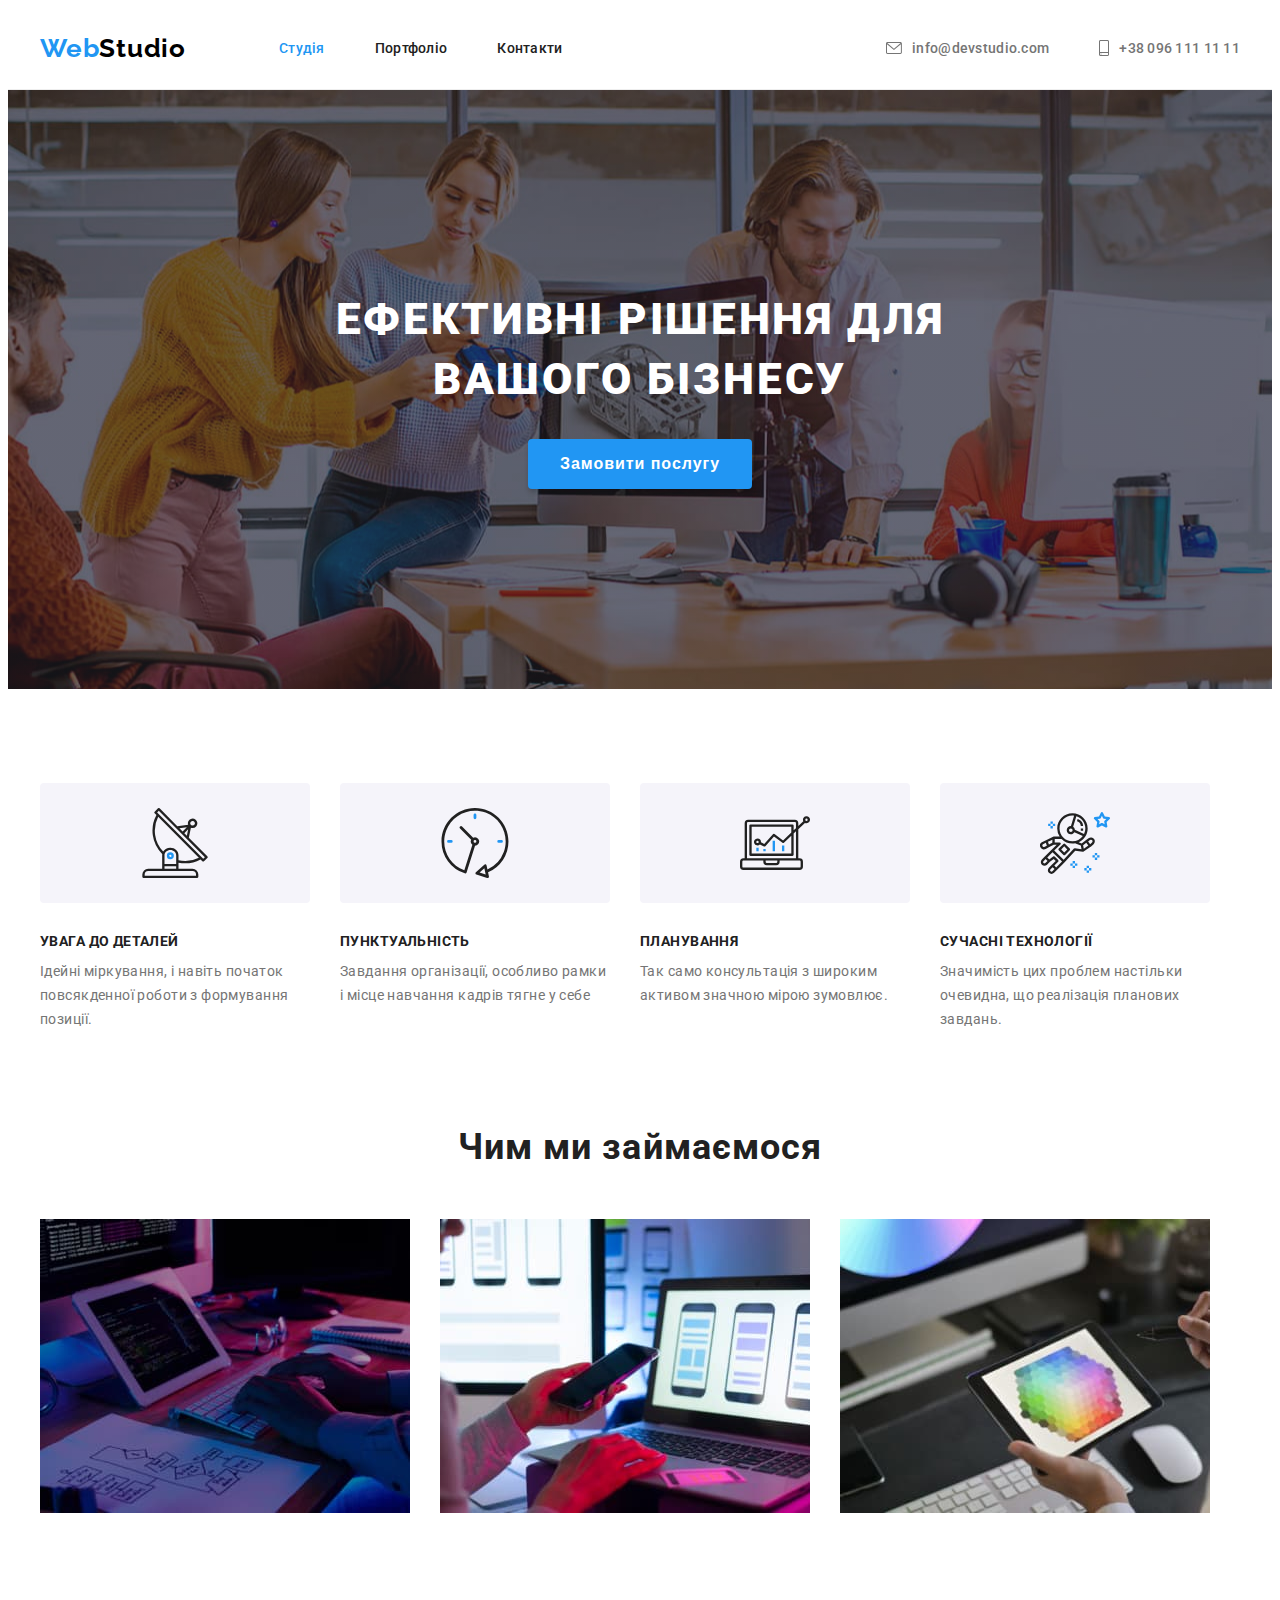
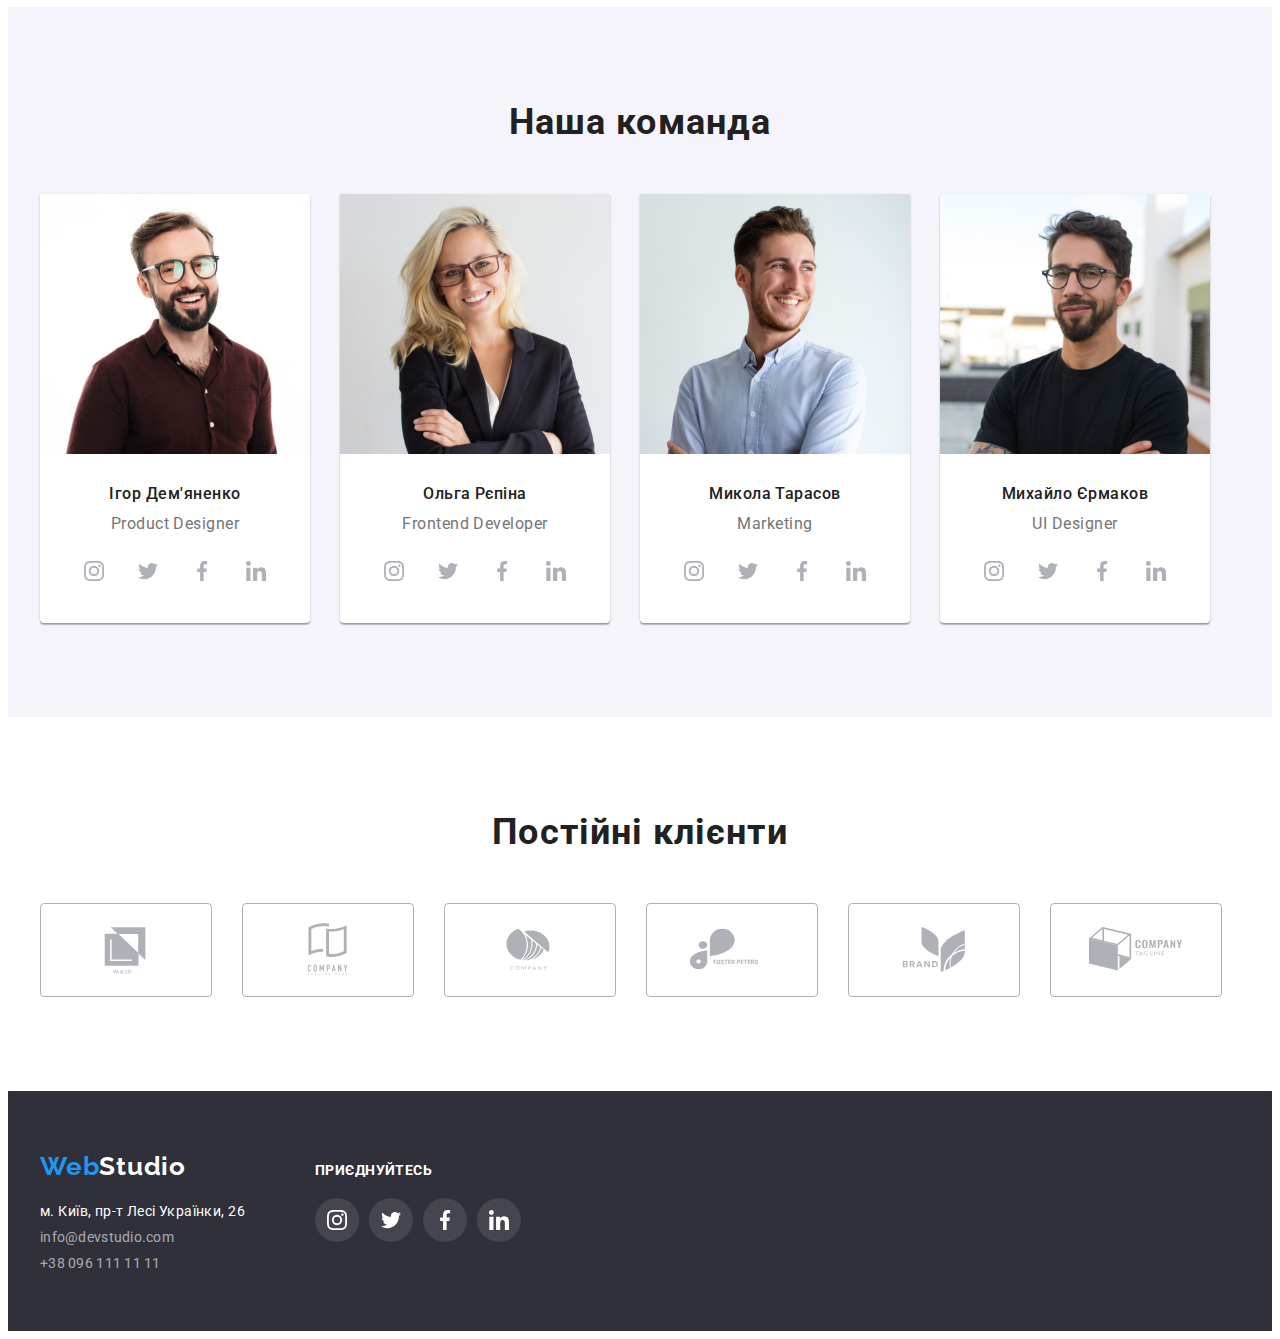
<file: index.html>
<!DOCTYPE html>
<html lang="uk">
  <head>
    <meta charset="UTF-8" />
    <meta http-equiv="X-UA-Compatible" content="IE=edge" />
    <meta name="viewport" content="width=device-width, initial-scale=1.0" />
    <title>WebStudio</title>

    <link rel="preconnect" href="https://fonts.googleapis.com" />
    <link rel="preconnect" href="https://fonts.gstatic.com" crossorigin />
    <link
      href="https://fonts.googleapis.com/css2?family=Raleway:wght@700&family=Roboto:wght@400;500;700;900&display=swap"
      rel="stylesheet"
    />

    <link
      rel="stylesheet"
      href="https://cdnjs.cloudflare.com/ajax/libs/modern-normalize/2.0.0/modern-normalize.min.css"
      integrity="sha512-4xo8blKMVCiXpTaLzQSLSw3KFOVPWhm/TRtuPVc4WG6kUgjH6J03IBuG7JZPkcWMxJ5huwaBpOpnwYElP/m6wg=="
      crossorigin="anonymous"
      referrerpolicy="no-referrer"
    />

    <link rel="stylesheet" href="./css/styles.css" />
  </head>
  <body>
    <!-- Header -->
    <header class="header">
      <div class="container header-container">
        <!-- Header navigation -->
        <a class="link header-logo" href="./index.html"
          >Web<span class="logo-black">Studio</span></a
        >
        <nav class="header-navigations">
          <ul class="list header-links-nav">
            <li class="header-links-item">
              <a class="link header-link active-link" href="./index.html"
                >Студія</a
              >
            </li>
            <li class="header-links-item">
              <a class="link header-link" href="./portfolio.html">Портфоліо</a>
            </li>
            <li class="header-links-item">
              <a class="link header-link" href="#">Контакти</a>
            </li>
          </ul>
        </nav>
        <!-- Header contacts -->
        <ul class="list header-contacts-list">
          <li class="contact-link-item">
            <a class="link contact-link" href="mailto:info@devstudio.com">
              <svg class="contact-icon" width="16" height="12">
                <use href="./images/sprite.svg#icon-envelope"></use>
              </svg>
              info@devstudio.com
            </a>
          </li>
          <li class="contact-link-item">
            <a class="link contact-link" href="tel:+380961111111">
              <svg class="contact-icon" width="10" height="16">
                <use href="./images/sprite.svg#icon-smartphone"></use>
              </svg>
              +38 096 111 11 11
            </a>
          </li>
        </ul>
      </div>
    </header>

    <!-- Main -->
    <main class="main">
      <!-- Hero section -->

      <section class="hero">
        <div class="container">
          <h1 class="hero-title">Ефективні рішення для вашого бізнесу</h1>
          <button class="hero-button" type="button">Замовити послугу</button>
        </div>
      </section>

      <!-- Advantages section -->

      <section class="advantages">
        <div class="container">
          <h2 class="visually-hidden">Наші переваги</h2>
          <ul class="list advantages-list">
            <li class="advantage-item">
              <div class="advantages-icons">
                <svg class="advantage-icon" width="70" height="70">
                  <use href="./images/sprite.svg#icon-antenna"></use>
                </svg>
              </div>
              <h3 class="advantage-title">УВАГА ДО ДЕТАЛЕЙ</h3>
              <p class="advantage-desc">
                Ідейні міркування, і навіть початок повсякденної роботи з
                формування позиції.
              </p>
            </li>
            <li class="advantage-item">
              <div class="advantages-icons">
                <svg class="advantage-icon" width="70" height="70">
                  <use href="./images/sprite.svg#icon-clock"></use>
                </svg>
              </div>
              <h3 class="advantage-title">ПУНКТУАЛЬНІСТЬ</h3>
              <p class="advantage-desc">
                Завдання організації, особливо рамки і місце навчання кадрів
                тягне у себе
              </p>
            </li>
            <li class="advantage-item">
              <div class="advantages-icons">
                <svg class="advantage-icon" width="70" height="70">
                  <use href="./images/sprite.svg#icon-diagram"></use>
                </svg>
              </div>
              <h3 class="advantage-title">ПЛАНУВАННЯ</h3>
              <p class="advantage-desc">
                Так само консультація з широким активом значною мірою зумовлює.
              </p>
            </li>
            <li class="advantage-item">
              <div class="advantages-icons">
                <svg class="advantage-icon" width="70" height="70">
                  <use href="./images/sprite.svg#icon-astronaut"></use>
                </svg>
              </div>
              <h3 class="advantage-title">СУЧАСНІ ТЕХНОЛОГІЇ</h3>
              <p class="advantage-desc">
                Значимість цих проблем настільки очевидна, що реалізація
                планових завдань.
              </p>
            </li>
          </ul>
        </div>
      </section>

      <!-- Skils section -->

      <section class="skils">
        <div class="container">
          <h2 class="skils-title">Чим ми займаємося</h2>
          <ul class="list skils-list">
            <li class="skils-item">
              <img
                src="./images/skils/coding.jpg"
                alt="Кодування"
                width="370"
                height="294"
              />
            </li>
            <li class="skils-item">
              <img
                src="./images/skils/testing.jpg"
                alt="Тестування"
                width="370"
                height="294"
              />
            </li>
            <li class="skils-item">
              <img
                src="./images/skils/desining.jpg"
                alt="Дизайн"
                width="370"
                height="294"
              />
            </li>
          </ul>
        </div>
      </section>

      <!-- Team section -->

      <section class="team">
        <div class="container">
          <h2 class="team-title">Наша команда</h2>
          <ul class="list team-list">
            <li class="team-item">
              <img
                src="./images/team/igor.jpg"
                alt="Ігор Дем'яненко"
                width="270"
                height="260"
              />
              <div class="member-desc">
                <h3 class="team-member">Ігор Дем'яненко</h3>
                <p class="team-member-desc" lang="en">Product Designer</p>

                <ul class="socials list">
                  <li class="social-item">
                    <a
                      class="social-link link"
                      href=""
                      target="_blank"
                      rel="noopener noreferrer"
                      aria-label="Icon Instagram"
                    >
                      <svg class="social-icon" width="20" height="20">
                        <use href="./images/sprite.svg#icon-instagram"></use>
                      </svg>
                    </a>
                  </li>
                  <li class="social-item">
                    <a
                      class="social-link link"
                      href=""
                      target="_blank"
                      rel="noopener noreferrer"
                      aria-label="Icon Twitter"
                    >
                      <svg class="social-icon" width="20" height="20">
                        <use href="./images/sprite.svg#icon-twitter"></use>
                      </svg>
                    </a>
                  </li>
                  <li class="social-item">
                    <a
                      class="social-link link"
                      href=""
                      target="_blank"
                      rel="noopener noreferrer"
                      aria-label="Icon Facebook"
                    >
                      <svg class="social-icon" width="20" height="20">
                        <use href="./images/sprite.svg#icon-facebook"></use>
                      </svg>
                    </a>
                  </li>
                  <li class="social-item">
                    <a
                      class="social-link link"
                      href=""
                      target="_blank"
                      rel="noopener noreferrer"
                      aria-label="Icon Linkedin"
                    >
                      <svg class="social-icon" width="20" height="20">
                        <use href="./images/sprite.svg#icon-linkedin"></use>
                      </svg>
                    </a>
                  </li>
                </ul>
              </div>
            </li>
            <li class="team-item">
              <img
                src="./images/team/olga.jpg"
                alt="Ольга Рєпіна"
                width="270"
                height="260"
              />
              <div class="member-desc">
                <h3 class="team-member">Ольга Рєпіна</h3>
                <p class="team-member-desc" lang="en">Frontend Developer</p>

                <ul class="socials list">
                  <li class="social-item">
                    <a
                      class="social-link link"
                      href=""
                      target="_blank"
                      rel="noopener noreferrer"
                      aria-label="Icon Instagram"
                    >
                      <svg class="social-icon" width="20" height="20">
                        <use href="./images/sprite.svg#icon-instagram"></use>
                      </svg>
                    </a>
                  </li>
                  <li class="social-item">
                    <a
                      class="social-link link"
                      href=""
                      target="_blank"
                      rel="noopener noreferrer"
                      aria-label="Icon Twitter"
                    >
                      <svg class="social-icon" width="20" height="20">
                        <use href="./images/sprite.svg#icon-twitter"></use>
                      </svg>
                    </a>
                  </li>
                  <li class="social-item">
                    <a
                      class="social-link link"
                      href=""
                      target="_blank"
                      rel="noopener noreferrer"
                      aria-label="Icon Facebook"
                    >
                      <svg class="social-icon" width="20" height="20">
                        <use href="./images/sprite.svg#icon-facebook"></use>
                      </svg>
                    </a>
                  </li>
                  <li class="social-item">
                    <a
                      class="social-link link"
                      href=""
                      target="_blank"
                      rel="noopener noreferrer"
                      aria-label="Icon Linkedin"
                    >
                      <svg class="social-icon" width="20" height="20">
                        <use href="./images/sprite.svg#icon-linkedin"></use>
                      </svg>
                    </a>
                  </li>
                </ul>
              </div>
            </li>
            <li class="team-item">
              <img
                src="./images/team/mikola.jpg"
                alt="Микола Тарасов"
                width="270"
                height="260"
              />
              <div class="member-desc">
                <h3 class="team-member">Микола Тарасов</h3>
                <p class="team-member-desc" lang="en">Marketing</p>

                <ul class="socials list">
                  <li class="social-item">
                    <a
                      class="social-link link"
                      href=""
                      target="_blank"
                      rel="noopener noreferrer"
                      aria-label="Icon Instagram"
                    >
                      <svg class="social-icon" width="20" height="20">
                        <use href="./images/sprite.svg#icon-instagram"></use>
                      </svg>
                    </a>
                  </li>
                  <li class="social-item">
                    <a
                      class="social-link link"
                      href=""
                      target="_blank"
                      rel="noopener noreferrer"
                      aria-label="Icon Twitter"
                    >
                      <svg class="social-icon" width="20" height="20">
                        <use href="./images/sprite.svg#icon-twitter"></use>
                      </svg>
                    </a>
                  </li>
                  <li class="social-item">
                    <a
                      class="social-link link"
                      href=""
                      target="_blank"
                      rel="noopener noreferrer"
                      aria-label="Icon Facebook"
                    >
                      <svg class="social-icon" width="20" height="20">
                        <use href="./images/sprite.svg#icon-facebook"></use>
                      </svg>
                    </a>
                  </li>
                  <li class="social-item">
                    <a
                      class="social-link link"
                      href=""
                      target="_blank"
                      rel="noopener noreferrer"
                      aria-label="Icon Linkedin"
                    >
                      <svg class="social-icon" width="20" height="20">
                        <use href="./images/sprite.svg#icon-linkedin"></use>
                      </svg>
                    </a>
                  </li>
                </ul>
              </div>
            </li>
            <li class="team-item">
              <img
                src="./images/team/mihaylo.jpg"
                alt="Михайло Єрмаков"
                width="270"
                height="260"
              />
              <div class="member-desc">
                <h3 class="team-member">Михайло Єрмаков</h3>
                <p class="team-member-desc" lang="en">UI Designer</p>

                <ul class="socials list">
                  <li class="social-item">
                    <a
                      class="social-link link"
                      href=""
                      target="_blank"
                      rel="noopener noreferrer"
                      aria-label="Icon Instagram"
                    >
                      <svg class="social-icon" width="20" height="20">
                        <use href="./images/sprite.svg#icon-instagram"></use>
                      </svg>
                    </a>
                  </li>
                  <li class="social-item">
                    <a
                      class="social-link link"
                      href=""
                      target="_blank"
                      rel="noopener noreferrer"
                      aria-label="Icon Twitter"
                    >
                      <svg class="social-icon" width="20" height="20">
                        <use href="./images/sprite.svg#icon-twitter"></use>
                      </svg>
                    </a>
                  </li>
                  <li class="social-item">
                    <a
                      class="social-link link"
                      href=""
                      target="_blank"
                      rel="noopener noreferrer"
                      aria-label="Icon Facebook"
                    >
                      <svg class="social-icon" width="20" height="20">
                        <use href="./images/sprite.svg#icon-facebook"></use>
                      </svg>
                    </a>
                  </li>
                  <li class="social-item">
                    <a
                      class="social-link link"
                      href=""
                      target="_blank"
                      rel="noopener noreferrer"
                      aria-label="Icon Linkedin"
                    >
                      <svg class="social-icon" width="20" height="20">
                        <use href="./images/sprite.svg#icon-linkedin"></use>
                      </svg>
                    </a>
                  </li>
                </ul>
              </div>
            </li>
          </ul>
        </div>
      </section>

      <!-- Clients section -->

      <section class="clients">
        <div class="container">
          <h2 class="clients-title">Постійні клієнти</h2>
          <ul class="clients-list list">
            <li class="clients-item">
              <a class="clients-link" href="">
                <svg class="clients-icon" width="106" height="60">
                  <use href="./images/sprite.svg#icon-logo-yaco"></use>
                </svg>
              </a>
            </li>
            <li class="clients-item">
              <a class="clients-link" href="">
                <svg class="clients-icon" width="106" height="60">
                  <use
                    href="./images/sprite.svg#icon-logo-company-tagline-here"
                  ></use>
                </svg>
              </a>
            </li>
            <li class="clients-item">
              <a class="clients-link" href="">
                <svg class="clients-icon" width="106" height="60">
                  <use href="./images/sprite.svg#icon-logo-company"></use>
                </svg>
              </a>
            </li>
            <li class="clients-item">
              <a class="clients-link" href="">
                <svg class="clients-icon" width="106" height="60">
                  <use href="./images/sprite.svg#icon-logo-foster-peters"></use>
                </svg>
              </a>
            </li>
            <li class="clients-item">
              <a class="clients-link" href="">
                <svg class="clients-icon" width="106" height="60">
                  <use href="./images/sprite.svg#icon-logo-brand"></use>
                </svg>
              </a>
            </li>
            <li class="clients-item">
              <a class="clients-link" href="">
                <svg class="clients-icon" width="106" height="60">
                  <use
                    href="./images/sprite.svg#icon-logo-company-tag-line"
                  ></use>
                </svg>
              </a>
            </li>
          </ul>
        </div>
      </section>
    </main>

    <!-- Footer -->
    <footer class="footer">
      <div class="container aside">
        <div class="navigation-group">
          <!-- Footer navigation -->
          <a class="link logo footer-logo" href="./index.html"
            >Web<span class="logo-white">Studio</span></a
          >

          <!-- Footer contacts -->
          <address class="footer-contacts">
            <a
              class="link map-link"
              href="https://goo.gl/maps/1FD8mKBqTNXSPeUQA"
              target="_blank"
              >м. Київ, пр-т Лесі Українки, 26</a
            >

            <a class="link contact-link" href="mailto:info@devstudio.com"
              >info@devstudio.com</a
            >

            <a class="link contact-link" href="tel:+380961111111"
              >+38 096 111 11 11</a
            >
          </address>
        </div>

        <!-- Footer socials -->
        <div class="footer-socials-group">
          <h3 class="footer-socials-title">приєднуйтесь</h3>
          <ul class="socials list footer-socials-list">
            <li class="social-item footer-social-item">
              <a
                class="social-link link footer-social-link"
                href=""
                target="_blank"
                rel="noopener noreferrer"
                aria-label="Icon Instagram"
              >
                <svg
                  class="social-icon footer-social-icon"
                  width="20"
                  height="20"
                >
                  <use href="./images/sprite.svg#icon-instagram"></use>
                </svg>
              </a>
            </li>
            <li class="social-item footer-social-item">
              <a
                class="social-link link footer-social-link"
                href=""
                target="_blank"
                rel="noopener noreferrer"
                aria-label="Icon Twitter"
              >
                <svg
                  class="social-icon footer-social-icon"
                  width="20"
                  height="20"
                >
                  <use href="./images/sprite.svg#icon-twitter"></use>
                </svg>
              </a>
            </li>
            <li class="social-item footer-social-item">
              <a
                class="social-link link footer-social-link"
                href=""
                target="_blank"
                rel="noopener noreferrer"
                aria-label="Icon Facebook"
              >
                <svg
                  class="social-icon footer-social-icon"
                  width="20"
                  height="20"
                >
                  <use href="./images/sprite.svg#icon-facebook"></use>
                </svg>
              </a>
            </li>
            <li class="social-item footer-social-item">
              <a
                class="social-link link footer-social-link"
                href=""
                target="_blank"
                rel="noopener noreferrer"
                aria-label="Icon Linkedin"
              >
                <svg
                  class="social-icon footer-social-icon"
                  width="20"
                  height="20"
                >
                  <use href="./images/sprite.svg#icon-linkedin"></use>
                </svg>
              </a>
            </li>
          </ul>
        </div>
      </div>
    </footer>
  </body>
</html>
</file>
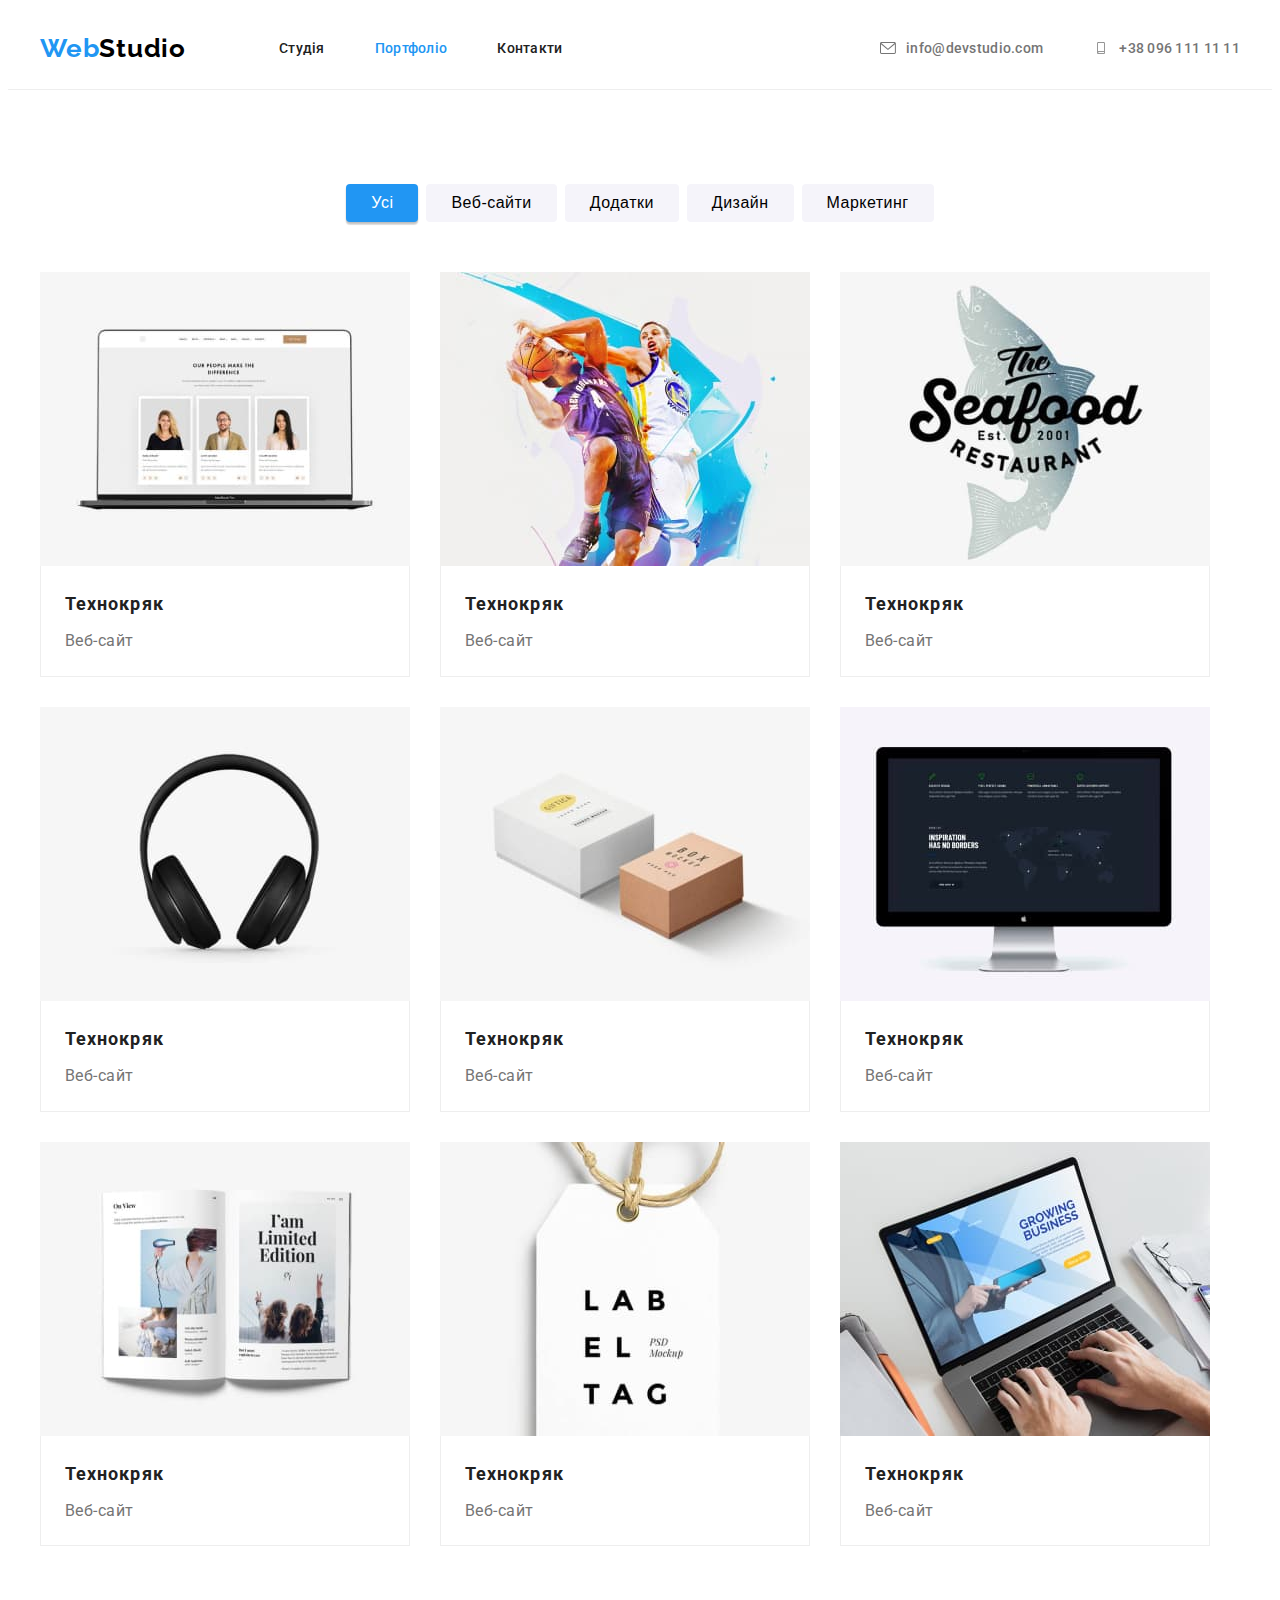
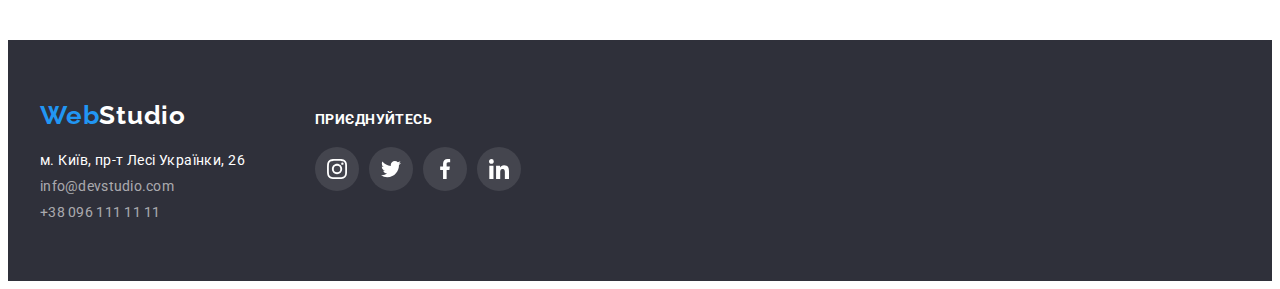
<file: portfolio.html>
<!DOCTYPE html>
<html lang="uk">
  <head>
    <meta charset="UTF-8" />
    <meta http-equiv="X-UA-Compatible" content="IE=edge" />
    <meta name="viewport" content="width=device-width, initial-scale=1.0" />
    <title>Portfolio WebStudio</title>

    <link rel="preconnect" href="https://fonts.googleapis.com" />
    <link rel="preconnect" href="https://fonts.gstatic.com" crossorigin />
    <link
      href="https://fonts.googleapis.com/css2?family=Raleway:wght@700&family=Roboto:wght@400;500;700;900&display=swap"
      rel="stylesheet"
    />

    <link
      rel="stylesheet"
      href="https://cdnjs.cloudflare.com/ajax/libs/modern-normalize/2.0.0/modern-normalize.min.css"
      integrity="sha512-4xo8blKMVCiXpTaLzQSLSw3KFOVPWhm/TRtuPVc4WG6kUgjH6J03IBuG7JZPkcWMxJ5huwaBpOpnwYElP/m6wg=="
      crossorigin="anonymous"
      referrerpolicy="no-referrer"
    />

    <link rel="stylesheet" href="./css/styles.css" />
  </head>
  <body>
    <!-- Header -->
    <header class="header">
      <div class="container header-container">
        <!-- Header navigation -->
        <a class="link header-logo" href="./index.html"
          >Web<span class="logo-black">Studio</span></a
        >
        <nav class="header-navigations">
          <ul class="list header-links-nav">
            <li class="header-links-item">
              <a class="link header-link" href="./index.html">Студія</a>
            </li>
            <li class="header-links-item">
              <a class="link header-link active-link" href="./portfolio.html"
                >Портфоліо</a
              >
            </li>
            <li class="header-links-item">
              <a class="link header-link" href="#">Контакти</a>
            </li>
          </ul>
        </nav>
        <!-- Header contacts -->
        <ul class="list header-contacts-list">
          <li class="contact-link-item">
            <a class="link contact-link" href="mailto:info@devstudio.com">
              <svg class="contact-icon" width="16" height="12">
                <use href="./images/sprite.svg#icon-envelope"></use>
              </svg>
              info@devstudio.com
            </a>
          </li>
          <li class="contact-link-item">
            <a class="link contact-link" href="tel:+380961111111">
              <svg class="contact-icon" width="16" height="12">
                <use href="./images/sprite.svg#icon-smartphone"></use>
              </svg>
              +38 096 111 11 11
            </a>
          </li>
        </ul>
      </div>
    </header>

    <!-- Main content -->
    <main>
      <section class="portfolio">
        <div class="container">
          <h1 class="visually-hidden">Портфоліо</h1>
          <!-- Buttons -->
          <ul class="list portfolio-buttons">
            <li class="portfolio-button">
              <button class="button active-button" type="button">Усі</button>
            </li>
            <li class="portfolio-button">
              <button class="button" type="button">Веб-сайти</button>
            </li>
            <li class="portfolio-button">
              <button class="button" type="button">Додатки</button>
            </li>
            <li class="portfolio-button">
              <button class="button" type="button">Дизайн</button>
            </li>
            <li class="portfolio-button">
              <button class="button" type="button">Маркетинг</button>
            </li>
          </ul>

          <!-- Projects -->

          <ul class="list portfolio-projects">
            <li class="project-item">
              <a class="link project-link" href="">
                <img
                  src="./images/portfolio/teknokriak.jpg"
                  alt="Веб-сайт Технокряк"
                  width="370"
                  height="294"
                />
                <div class="project-desc">
                  <h2 class="progect-name">Технокряк</h2>
                  <p class="progect-type">Веб-сайт</p>
                </div>
              </a>
            </li>
            <li class="project-item">
              <a class="link project-link" href="">
                <img
                  src="./images/portfolio/new-orlean-vs-golden-star.jpg"
                  alt="Постер New Orlean vs Golden Star"
                  width="370"
                  height="294"
                />
                <div class="project-desc">
                  <h2 class="progect-name">Технокряк</h2>
                  <p class="progect-type">Веб-сайт</p>
                </div>
              </a>
            </li>
            <li class="project-item">
              <a class="link project-link" href="">
                <img
                  src="./images/portfolio/seafood.jpg"
                  alt="Ресторан Seafood"
                  width="370"
                  height="294"
                />
                <div class="project-desc">
                  <h2 class="progect-name">Технокряк</h2>
                  <p class="progect-type">Веб-сайт</p>
                </div>
              </a>
            </li>
            <li class="project-item">
              <a class="link project-link" href="">
                <img
                  src="./images/portfolio/prime.jpg"
                  alt="Проєкт Prime"
                  width="370"
                  height="294"
                />
                <div class="project-desc">
                  <h2 class="progect-name">Технокряк</h2>
                  <p class="progect-type">Веб-сайт</p>
                </div>
              </a>
            </li>
            <li class="project-item">
              <a class="link project-link" href="">
                <img
                  src="./images/portfolio/boxes.jpg"
                  alt="Проєкт Boxes"
                  width="370"
                  height="294"
                />
                <div class="project-desc">
                  <h2 class="progect-name">Технокряк</h2>
                  <p class="progect-type">Веб-сайт</p>
                </div>
              </a>
            </li>
            <li class="project-item">
              <a class="link project-link" href="">
                <img
                  src="./images/portfolio/inspiration-has-no-borders.jpg"
                  alt="Веб-сайт Inspiration has no Borders"
                  width="370"
                  height="294"
                />
                <div class="project-desc">
                  <h2 class="progect-name">Технокряк</h2>
                  <p class="progect-type">Веб-сайт</p>
                </div>
              </a>
            </li>
            <li class="project-item">
              <a class="link project-link" href="">
                <img
                  src="./images/portfolio/limited-edition.jpg"
                  alt="Видання Limited Edition"
                  width="370"
                  height="294"
                />
                <div class="project-desc">
                  <h2 class="progect-name">Технокряк</h2>
                  <p class="progect-type">Веб-сайт</p>
                </div>
              </a>
            </li>
            <li class="project-item">
              <a class="link project-link" href="">
                <img
                  src="./images/portfolio/lab.jpg"
                  alt="Проєкт LAB"
                  width="370"
                  height="294"
                />
                <div class="project-desc">
                  <h2 class="progect-name">Технокряк</h2>
                  <p class="progect-type">Веб-сайт</p>
                </div>
              </a>
            </li>
            <li class="project-item">
              <a class="link project-link" href="">
                <img
                  src="./images/portfolio/growing-business.jpg"
                  alt="Growing Business"
                  width="370"
                  height="294"
                />
                <div class="project-desc">
                  <h2 class="progect-name">Технокряк</h2>
                  <p class="progect-type">Веб-сайт</p>
                </div>
              </a>
            </li>
          </ul>
        </div>
      </section>
    </main>

    <!-- Footer -->
    <footer class="footer">
      <div class="container aside">
        <div class="navigation-group">
          <!-- Footer navigation -->
          <a class="link logo footer-logo" href="./index.html"
            >Web<span class="logo-white">Studio</span></a
          >

          <!-- Footer contacts -->
          <address class="footer-contacts">
            <a
              class="link map-link"
              href="https://goo.gl/maps/1FD8mKBqTNXSPeUQA"
              target="_blank"
              >м. Київ, пр-т Лесі Українки, 26</a
            >

            <a class="link contact-link" href="mailto:info@devstudio.com"
              >info@devstudio.com</a
            >

            <a class="link contact-link" href="tel:+380961111111"
              >+38 096 111 11 11</a
            >
          </address>
        </div>

        <!-- Footer socials -->
        <div class="footer-socials-group">
          <h3 class="footer-socials-title">приєднуйтесь</h3>
          <ul class="socials list footer-socials-list">
            <li class="social-item footer-social-item">
              <a
                class="social-link link footer-social-link"
                href=""
                target="_blank"
                rel="noopener noreferrer"
                aria-label="Icon Instagram"
              >
                <svg
                  class="social-icon footer-social-icon"
                  width="20"
                  height="20"
                >
                  <use href="./images/sprite.svg#icon-instagram"></use>
                </svg>
              </a>
            </li>
            <li class="social-item footer-social-item">
              <a
                class="social-link link footer-social-link"
                href=""
                target="_blank"
                rel="noopener noreferrer"
                aria-label="Icon Twitter"
              >
                <svg
                  class="social-icon footer-social-icon"
                  width="20"
                  height="20"
                >
                  <use href="./images/sprite.svg#icon-twitter"></use>
                </svg>
              </a>
            </li>
            <li class="social-item footer-social-item">
              <a
                class="social-link link footer-social-link"
                href=""
                target="_blank"
                rel="noopener noreferrer"
                aria-label="Icon Facebook"
              >
                <svg
                  class="social-icon footer-social-icon"
                  width="20"
                  height="20"
                >
                  <use href="./images/sprite.svg#icon-facebook"></use>
                </svg>
              </a>
            </li>
            <li class="social-item footer-social-item">
              <a
                class="social-link link footer-social-link"
                href=""
                target="_blank"
                rel="noopener noreferrer"
                aria-label="Icon Linkedin"
              >
                <svg
                  class="social-icon footer-social-icon"
                  width="20"
                  height="20"
                >
                  <use href="./images/sprite.svg#icon-linkedin"></use>
                </svg>
              </a>
            </li>
          </ul>
        </div>
      </div>
    </footer>
  </body>
</html>
</file>
<file: css/styles.css>
:root {
    --text-font: 'Roboto', sans-serif;
    --secondary-font: 'Raleway',sans-serif;

    /* Text colors*/
    --accent-color: #2196F3;
    --main-text-color: #212121;
    --secondary-text-color: #FFF;
    --description-text-color: #757575;

    /* Background colors */
    --main-background-color: #fff;
    --background-color-dark: #2F303A;
    --background-color-light: #F5F4FA;
}

body {
    font-family: var(--text-font);
    color: var(--main-text-color);
    background-color: var(--main-background-color);
}

.visually-hidden {
    position: absolute;
    width: 1px;
    height: 1px;
    padding: 0;
    margin: -1px;
    overflow: hidden;
    clip: rect(0, 0, 0, 0);
    white-space: nowrap;
    border: 0;
}

.link {
    text-decoration: none;
    font-style: normal;
    color: currentColor;
}

.list {
    list-style: none;
    padding: 0;
    margin: 0;
}

h1,
h2,
h3,
h4,
h5,
h6,
p {
    margin: 0;
}

img {
    display: block;
}

.container {
    width: 1200px;

    padding-left: 15px;
    padding-right: 15px;

    margin-left: auto;
    margin-right: auto;

}


/* Studio styles */
/* Header styles */

.header {
    border-bottom: 1px solid #EEE;
}

.header-container {
    display: flex;
    align-items: center;
}

.header-logo {
    color: var(--accent-color);
    font-family: var(--secondary-font);
    font-size: 26px;
    font-weight: 700;
    letter-spacing: 0.78px;

    margin-right: 93px;

}

.logo-black {
    color: #000;
   
}

.header-links-nav {
    display: flex;
}

.header-links-item {
    margin-right: 50px;
}

.header-links-item:last-child {
    margin-right: 0;
}

.header-link {
    color: var(--main-text-color);
    font-weight: 500;
    font-size: 14px;
    line-height: 1.2;
    letter-spacing: 0.28px;

    padding-top: 32px;
    padding-bottom: 32px;
    display: block;

}

.header-link:hover,
.header-link:focus {
    color: var(--accent-color);
}

.header-contacts-list {
    display: flex;
    margin-left: auto;
    
}

.contact-link {
    color: var(--description-text-color);
    font-weight: 500;
    font-size: 14px;
    line-height: 1.2;
    letter-spacing: 0.28px;

    padding-top: 32px;
    padding-bottom: 32px;

    display: flex;
    align-items: center;

}

.contact-icon {
    fill: currentColor;
    margin-right: 10px;
}

.active-link {
    color: var(--accent-color);
}

.contact-link:hover,
.contact-link:focus {
    color: var(--accent-color);
}

.contact-link-item {
    margin-right: 50px;
}

.contact-link-item:last-child {
    margin-right: 0px;
}

/* Main styles */

/* Hero section */

.hero {
    background-color: var(--background-color-dark);
    background-image: linear-gradient(to right, rgba(47, 48, 58, 0.40), rgba(47, 48, 58, 0.40)), url(../images/hero/hero.jpg);
    background-repeat: no-repeat;
    background-position: 50% 50%;
    max-width: 1600px;

    text-align: center;
    padding-top: 200px;
    padding-bottom: 200px;

    margin-left: auto;
    margin-right: auto;

}

.hero-title {
    color: var(--secondary-text-color);
    font-size: 44px;
    font-weight: 900;
    line-height: 1.36;
    letter-spacing: 2.64px;
    text-transform: uppercase;

    width: 696px;
    margin-right: auto;
    margin-left: auto;
    margin-bottom: 30px;
}

.hero-button {
    background-color: var(--accent-color);
    color: var(--secondary-text-color);
    font-size: 16px;
    font-weight: 700;
    line-height: 1.87;
    letter-spacing: 0.96px;
    border: none;
    cursor: pointer;

    padding: 10px 32px;

    border-radius: 4px;
    box-shadow: 0px 4px 4px 0px rgba(0, 0, 0, 0.15);
}

/* Advantages styles */

.advantages {
    padding-top: 94px;
    padding-bottom: 94px;
}

.advantages-list {
    display: flex;
    
}

.advantage-item {
    margin-right: 30px;
    width: 270px;
}

.advantage-item:last-child {
    margin-right: 0px;
}

.advantages-icons {
    display: flex;
    align-items: center;
    justify-content: center;

    width: 270px;
    height: 120px;

    border-radius: 4px;
    background: var(--background-color-light);

    margin-bottom: 30px;
}

.advantage-title {
    font-size: 14px;
    font-weight: 700;
    line-height: 1.2;
    letter-spacing: 0.42px;
    text-transform: uppercase;

    margin-bottom: 10px;
}

.advantage-desc {
    color: var(--description-text-color);
    font-size: 14px;
    line-height: 1.71;
    letter-spacing: 0.42px;
}

/* Skils styles */

.skils {
    padding-bottom: 94px;
}
 
.skils-title {
    text-align: center;
    font-size: 36px;
    font-weight: 700;
    line-height: 1.2;
    letter-spacing: 1.08px;

    margin-bottom: 50px;
}

.skils-list {
    display: flex;
    align-items: center;
}

.skils-item {
    margin-right: 30px;
}

.skils-item:last-child {
    margin-right: 0px;
}

/* Team styles */

.team {
    background-color: var(--background-color-light);
    padding-top: 94px;
    padding-bottom: 94px;
    
    
}

.team-title {
    text-align: center;
    font-size: 36px;
    font-weight: 700;
    line-height: 1.2;
    letter-spacing: 1.08px;

    margin-bottom: 50px;
}

.team-list {
    display: flex;
    align-items: center;
}

.team-item {
    margin-right: 30px;

    background-color: var(--main-background-color);
    border-radius: 0px 0px 4px 4px;
    box-shadow: 0px 2px 1px 0px rgba(0, 0, 0, 0.20), 0px 1px 1px 0px rgba(0, 0, 0, 0.14), 0px 1px 3px 0px rgba(0, 0, 0, 0.12);
}

.team-item:last-child {
    margin-right: 0;
}

.member-desc {
    padding-top: 30px;
    padding-bottom: 30px;

}

.team-member {
    text-align: center;
    font-size: 16px;
    font-weight: 500;
    line-height: 1.2;
    letter-spacing: 0.48px;

    margin-bottom: 10px;
    
}

.team-member-desc {
    color: var(--description-text-color);
    text-align: center;
    font-size: 16px;
    line-height: 1.2;
    letter-spacing: 0.48px;

    margin-bottom: 16px;
}

.socials {
    display: flex;
    align-items: center;
    justify-content: center;
}

.social-link {
    display: flex;
    align-items: center;
    justify-content: center;

    width: 44px;
    height: 44px;

    background-color: var(--main-background-color);

    border-radius: 50%;

}

.social-item:not(:last-child) {
    margin-right: 10px;
}

.social-link:hover,
.social-link:focus {
    background-color: var(--accent-color);
}

.social-icon {
    fill: #AFB1B8;
}

.social-link:hover .social-icon,
.social-link:focus .social-icon {
    fill: #FFF;
}



/* Clients section */

.clients {
    padding-top: 94px;
    padding-bottom: 94px;
}

.clients-title {
    color: var(--main-text-color);
    text-align: center;
    font-size: 36px;
    font-style: normal;
    line-height: normal;
    letter-spacing: 1.08px;

    margin-bottom: 50px;
}

.clients-list {
    display: flex;
    align-items: center;

}

.clients-list {
    gap: 30px;
}

.clients-item {
    display: flex;
   
  
}

.clients-link {
    display: flex;
    align-items: center;
    justify-content: center;

    width: 170px;
    height: 92px;

    border-radius: 4px;
    border: 1px solid #AFB1B8;
}

.clients-link:hover,
.clients-link:focus {
    border-color: var(--accent-color);
}

.clients-link:hover .clients-icon,
.clients-link:focus .clients-icon {
    fill: var(--accent-color);
}

.clients-icon {
    fill: #AFB1B8;
}

.clients-item:hover .clients-icon,
.clients-item:focus .clients-icon {
    fill: var(--accent-color);
}

/* Footer styles */

.footer {
    background-color: var(--background-color-dark);
    padding-top: 60px;
    padding-bottom: 60px;

}

.aside {
    display: flex;
    align-items: baseline;

}

.navigation-group {
    margin-right: 70px;
}

.logo {
    color: var(--accent-color);
    font-family: var(--secondary-font);
    font-size: 26px;
    font-weight: 700;
    letter-spacing: 0.78px;
}

.logo-white {
    color: var(--secondary-text-color);
}


.map-link {
    color: var(--secondary-text-color);
    font-size: 14px;
    line-height: 1.71px;
    letter-spacing: 0.42px;
}

.map-link:hover,
.map-link:focus {
    color: var(--accent-color);
}

.footer-contacts {
   
    margin-top: 20px;
}

.footer .contact-link {
    color: rgba(255, 255, 255, 0.60);
    font-weight: 400;

    padding-top: 0px;
    padding-bottom: 0px;

    display: block;
    margin-top: 9px;
}

.contact-link:hover,
.contact-link:focus {
    color: var(--accent-color);
}

.footer-socials-list {
    display: flex;
    justify-content: flex-start;
}

.footer-socials-title {
    color: #FFF;
    font-size: 14px;
    line-height: normal;
    letter-spacing: 0.42px;
    text-transform: uppercase;
 
    margin-bottom: 20px;
}

.footer-social-link {
    background-color: rgba(255, 255, 255, 0.10);
}

.footer-social-icon {
    fill: #FFF;
}



/* Portfolio styles */



/* Buttons styles */

.portfolio {
    padding-top: 94px;
    padding-bottom: 94px;
}

.portfolio-buttons {
    display: flex;
    align-items: center;
    justify-content: center;

    margin-bottom: 50px;
}

.portfolio-button {
    margin-right: 8px;
}

.portfolio-button:last-child {
    margin-right: 0;
}


.button {
    background-color: var(--background-color-light); 
    text-align: center;
    font-size: 16px;
    font-weight: 500;
    line-height: 1.62;
    letter-spacing: 0.48px;
    border: none;
    border-radius: 4px;
    cursor: pointer;

    padding: 6px 25px;


}

.button:hover,
.button:focus {
    background-color: var(--accent-color);
    color: var(--secondary-text-color);
    box-shadow: 0px 2px 2px 0px rgba(0, 0, 0, 0.12), 0px 1px 2px 0px rgba(0, 0, 0, 0.08), 0px 3px 1px 0px rgba(0, 0, 0, 0.10);
}

.active-button {
    background-color: var(--accent-color);
    color: var(--secondary-text-color);
    box-shadow: 0px 2px 2px 0px rgba(0, 0, 0, 0.12), 0px 1px 2px 0px rgba(0, 0, 0, 0.08), 0px 3px 1px 0px rgba(0, 0, 0, 0.10);
}

/* Projects styles */

.progect-name {
    font-size: 18px;
    font-weight: 700;
    line-height: 2;
    letter-spacing: 1.08px;

    margin-bottom: 4px;
}

.progect-name:hover,
.progect-name:focus {
    color: var(--accent-color);
}

.progect-type {
    color: var(--description-text-color);
    font-size: 16px;
    line-height: 1.87;
    letter-spacing: 0.48px;
}

.progect-type:hover,
.progect-type:focus {
    color: var(--accent-color);
}

.portfolio-projects {
    display: flex;
    flex-wrap: wrap;

    margin-top: -30px;
    margin-left: -30px;
}

.project-item {
    flex-basis: calc((100% / 3)-30px);

    margin-top: 30px;
    margin-left: 30px;

}

.project-link {
    display: block;
}

.project-link:hover,
.project-link:focus {
    box-shadow: 1px 4px 6px 0px rgba(0, 0, 0, 0.16), 0px 4px 4px 0px rgba(0, 0, 0, 0.06), 0px 1px 1px 0px rgba(0, 0, 0, 0.12);
}

.project-desc {
    padding: 20px 24px;

    border-left: 1px solid #EEE;
    border-right: 1px solid #EEE;
    border-bottom: 1px solid #EEE;
}
</file>
